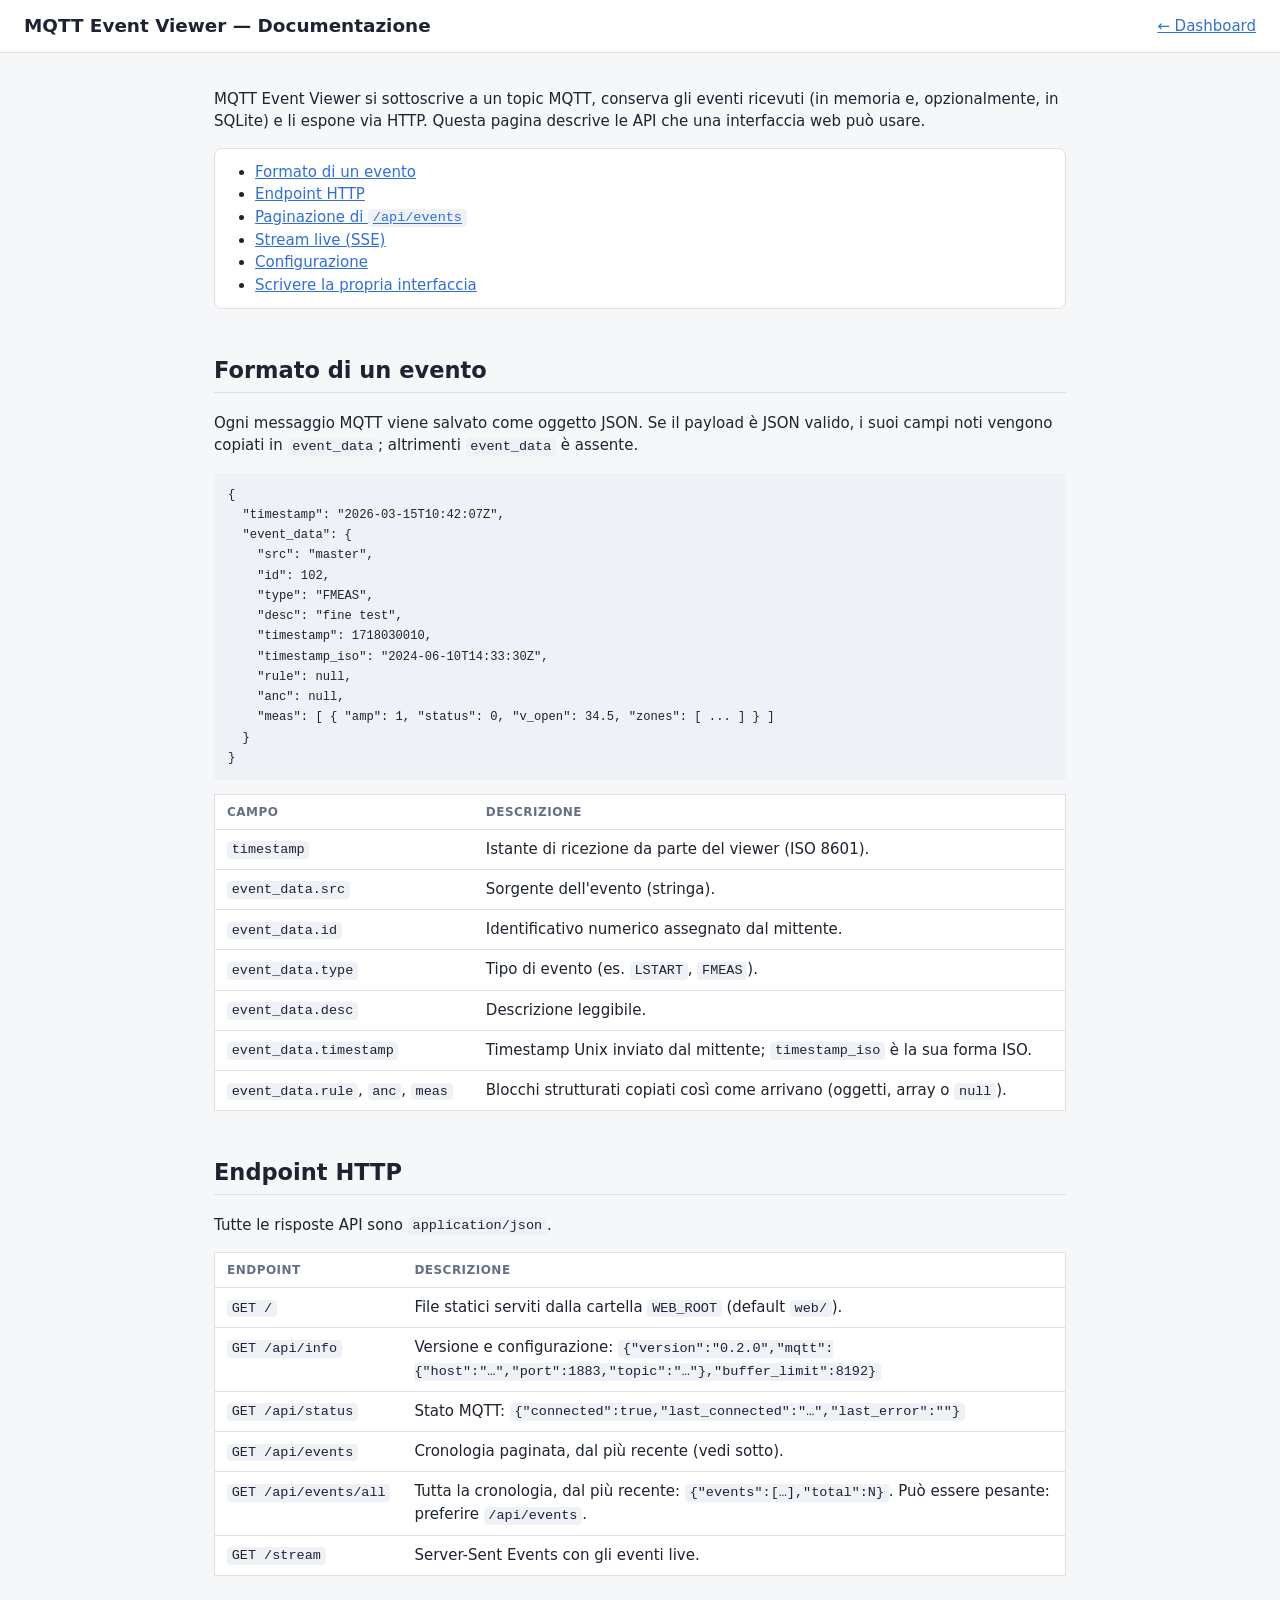
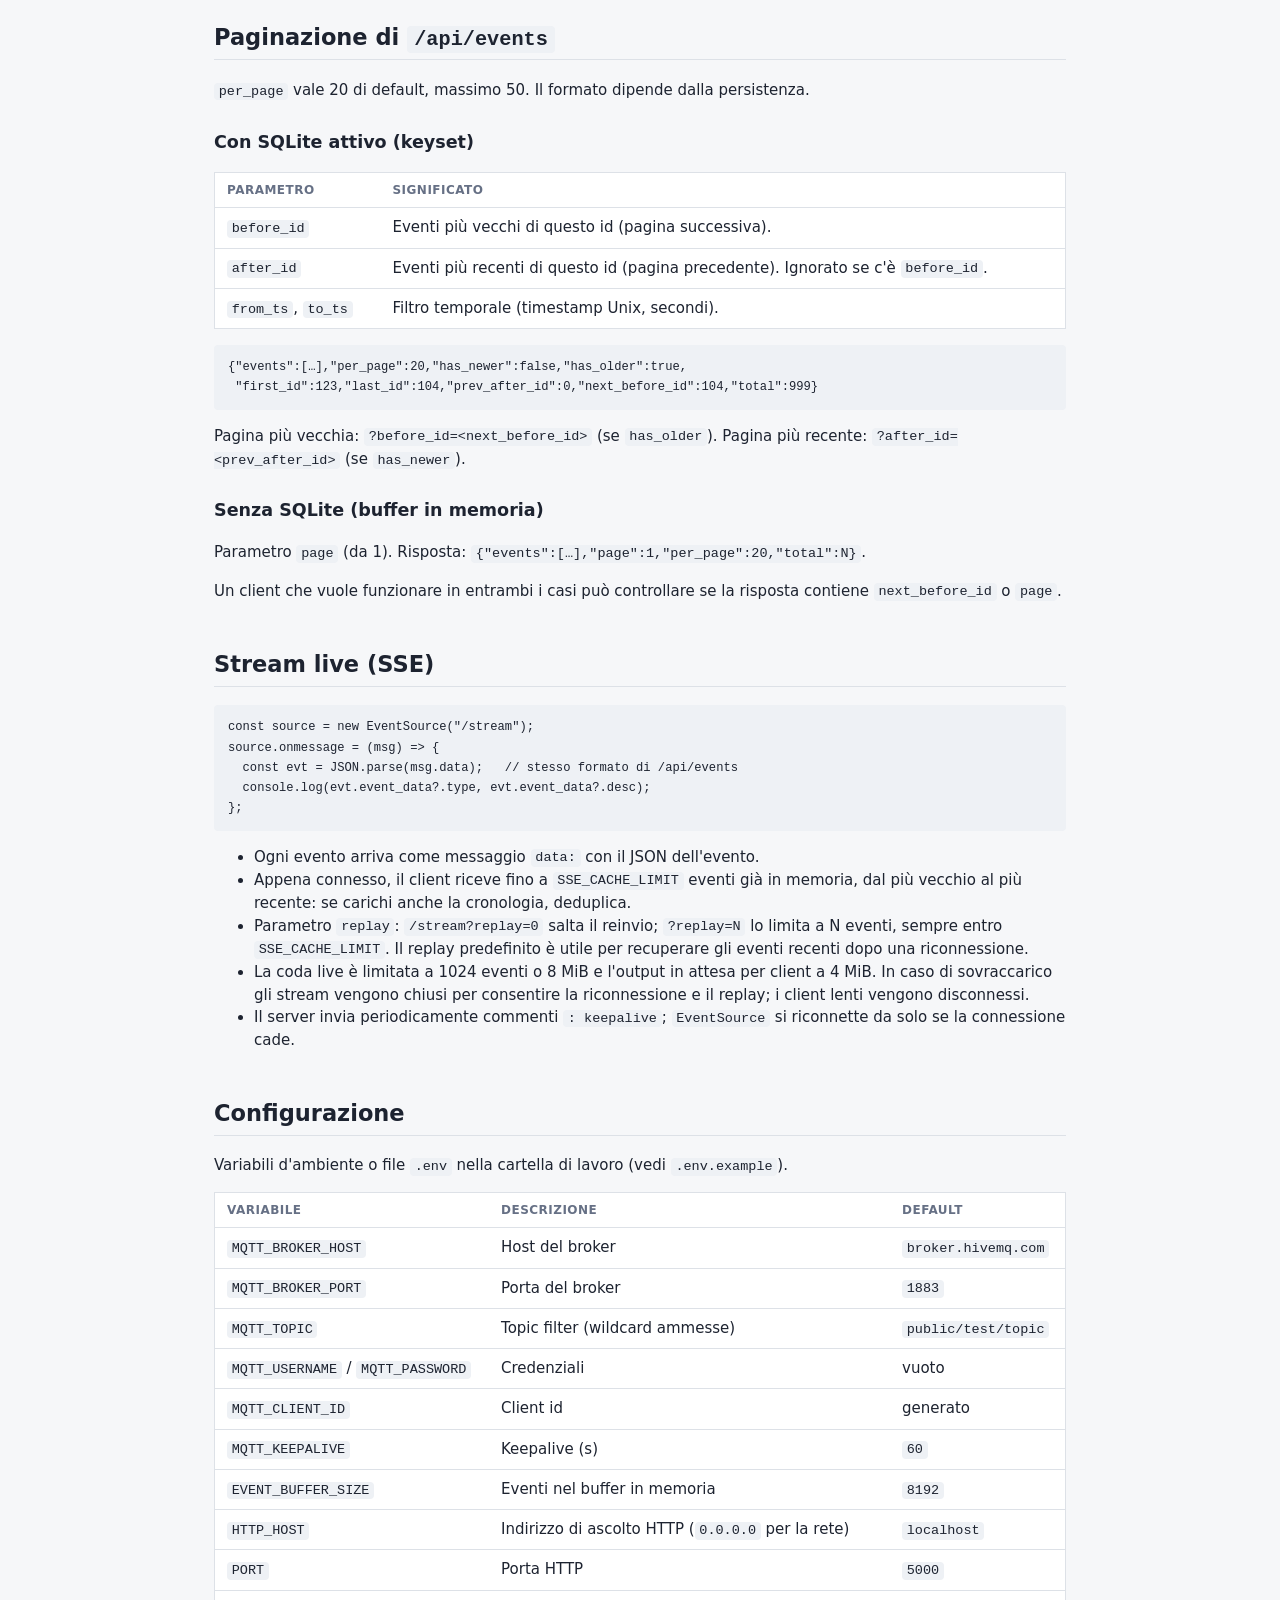
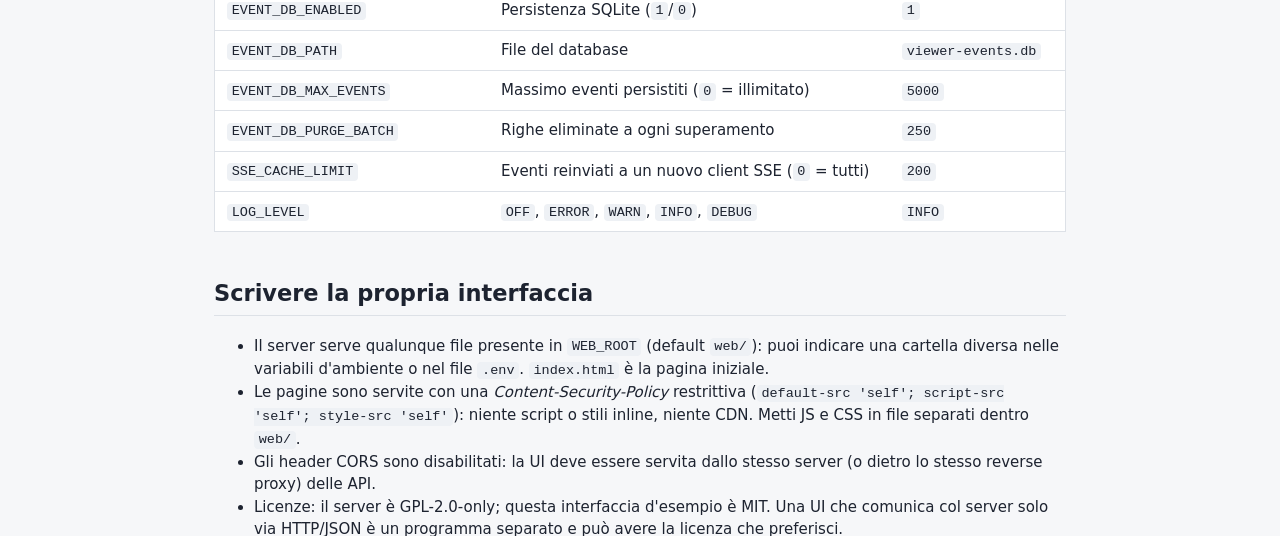
<file: web/docs.html>
<!DOCTYPE html>
<!-- SPDX-License-Identifier: MIT
     Copyright (C) 2025-2026 Olix -->
<html lang="it">
<head>
  <meta charset="utf-8">
  <meta name="viewport" content="width=device-width, initial-scale=1">
  <title>MQTT Event Viewer — API</title>
  <link rel="stylesheet" href="assets/example.css">
</head>
<body>
  <header class="topbar">
    <h1>MQTT Event Viewer — Documentazione</h1>
    <nav><a href="index.html">&larr; Dashboard</a></nav>
  </header>

  <main class="doc">
    <p>
      MQTT Event Viewer si sottoscrive a un topic MQTT, conserva gli eventi ricevuti (in memoria e,
      opzionalmente, in SQLite) e li espone via HTTP. Questa pagina descrive le API che una
      interfaccia web può usare.
    </p>

    <nav class="toc" aria-label="Indice">
      <ul>
        <li><a href="#evento">Formato di un evento</a></li>
        <li><a href="#api">Endpoint HTTP</a></li>
        <li><a href="#paginazione">Paginazione di <code>/api/events</code></a></li>
        <li><a href="#sse">Stream live (SSE)</a></li>
        <li><a href="#config">Configurazione</a></li>
        <li><a href="#ui">Scrivere la propria interfaccia</a></li>
      </ul>
    </nav>

    <h2 id="evento">Formato di un evento</h2>
    <p>
      Ogni messaggio MQTT viene salvato come oggetto JSON. Se il payload è JSON valido, i suoi campi
      noti vengono copiati in <code>event_data</code>; altrimenti <code>event_data</code> è assente.
    </p>
<pre><code>{
  "timestamp": "2026-03-15T10:42:07Z",
  "event_data": {
    "src": "master",
    "id": 102,
    "type": "FMEAS",
    "desc": "fine test",
    "timestamp": 1718030010,
    "timestamp_iso": "2024-06-10T14:33:30Z",
    "rule": null,
    "anc": null,
    "meas": [ { "amp": 1, "status": 0, "v_open": 34.5, "zones": [ ... ] } ]
  }
}</code></pre>
    <table>
      <thead><tr><th>Campo</th><th>Descrizione</th></tr></thead>
      <tbody>
        <tr><td><code>timestamp</code></td><td>Istante di ricezione da parte del viewer (ISO 8601).</td></tr>
        <tr><td><code>event_data.src</code></td><td>Sorgente dell'evento (stringa).</td></tr>
        <tr><td><code>event_data.id</code></td><td>Identificativo numerico assegnato dal mittente.</td></tr>
        <tr><td><code>event_data.type</code></td><td>Tipo di evento (es. <code>LSTART</code>, <code>FMEAS</code>).</td></tr>
        <tr><td><code>event_data.desc</code></td><td>Descrizione leggibile.</td></tr>
        <tr><td><code>event_data.timestamp</code></td><td>Timestamp Unix inviato dal mittente; <code>timestamp_iso</code> è la sua forma ISO.</td></tr>
        <tr><td><code>event_data.rule</code>, <code>anc</code>, <code>meas</code></td><td>Blocchi strutturati copiati così come arrivano (oggetti, array o <code>null</code>).</td></tr>
      </tbody>
    </table>

    <h2 id="api">Endpoint HTTP</h2>
    <p>Tutte le risposte API sono <code>application/json</code>.</p>
    <table>
      <thead><tr><th>Endpoint</th><th>Descrizione</th></tr></thead>
      <tbody>
        <tr><td><code>GET /</code></td><td>File statici serviti dalla cartella <code>WEB_ROOT</code> (default <code>web/</code>).</td></tr>
        <tr><td><code>GET /api/info</code></td><td>Versione e configurazione: <code>{"version":"0.2.0","mqtt":{"host":"…","port":1883,"topic":"…"},"buffer_limit":8192}</code></td></tr>
        <tr><td><code>GET /api/status</code></td><td>Stato MQTT: <code>{"connected":true,"last_connected":"…","last_error":""}</code></td></tr>
        <tr><td><code>GET /api/events</code></td><td>Cronologia paginata, dal più recente (vedi sotto).</td></tr>
        <tr><td><code>GET /api/events/all</code></td><td>Tutta la cronologia, dal più recente: <code>{"events":[…],"total":N}</code>. Può essere pesante: preferire <code>/api/events</code>.</td></tr>
        <tr><td><code>GET /stream</code></td><td>Server-Sent Events con gli eventi live.</td></tr>
      </tbody>
    </table>

    <h2 id="paginazione">Paginazione di <code>/api/events</code></h2>
    <p><code>per_page</code> vale 20 di default, massimo 50. Il formato dipende dalla persistenza.</p>

    <h3>Con SQLite attivo (keyset)</h3>
    <table>
      <thead><tr><th>Parametro</th><th>Significato</th></tr></thead>
      <tbody>
        <tr><td><code>before_id</code></td><td>Eventi più vecchi di questo id (pagina successiva).</td></tr>
        <tr><td><code>after_id</code></td><td>Eventi più recenti di questo id (pagina precedente). Ignorato se c'è <code>before_id</code>.</td></tr>
        <tr><td><code>from_ts</code>, <code>to_ts</code></td><td>Filtro temporale (timestamp Unix, secondi).</td></tr>
      </tbody>
    </table>
<pre><code>{"events":[…],"per_page":20,"has_newer":false,"has_older":true,
 "first_id":123,"last_id":104,"prev_after_id":0,"next_before_id":104,"total":999}</code></pre>
    <p>
      Pagina più vecchia: <code>?before_id=&lt;next_before_id&gt;</code> (se <code>has_older</code>).
      Pagina più recente: <code>?after_id=&lt;prev_after_id&gt;</code> (se <code>has_newer</code>).
    </p>

    <h3>Senza SQLite (buffer in memoria)</h3>
    <p>Parametro <code>page</code> (da 1). Risposta: <code>{"events":[…],"page":1,"per_page":20,"total":N}</code>.</p>
    <p>Un client che vuole funzionare in entrambi i casi può controllare se la risposta contiene <code>next_before_id</code> o <code>page</code>.</p>

    <h2 id="sse">Stream live (SSE)</h2>
<pre><code>const source = new EventSource("/stream");
source.onmessage = (msg) =&gt; {
  const evt = JSON.parse(msg.data);   // stesso formato di /api/events
  console.log(evt.event_data?.type, evt.event_data?.desc);
};</code></pre>
    <ul>
      <li>Ogni evento arriva come messaggio <code>data:</code> con il JSON dell'evento.</li>
      <li>Appena connesso, il client riceve fino a <code>SSE_CACHE_LIMIT</code> eventi già in memoria, dal più vecchio al più recente: se carichi anche la cronologia, deduplica.</li>
      <li>Parametro <code>replay</code>: <code>/stream?replay=0</code> salta il reinvio; <code>?replay=N</code> lo limita a N eventi, sempre entro <code>SSE_CACHE_LIMIT</code>. Il replay predefinito è utile per recuperare gli eventi recenti dopo una riconnessione.</li>
      <li>La coda live è limitata a 1024 eventi o 8 MiB e l'output in attesa per client a 4 MiB. In caso di sovraccarico gli stream vengono chiusi per consentire la riconnessione e il replay; i client lenti vengono disconnessi.</li>
      <li>Il server invia periodicamente commenti <code>: keepalive</code>; <code>EventSource</code> si riconnette da solo se la connessione cade.</li>
    </ul>

    <h2 id="config">Configurazione</h2>
    <p>Variabili d'ambiente o file <code>.env</code> nella cartella di lavoro (vedi <code>.env.example</code>).</p>
    <table>
      <thead><tr><th>Variabile</th><th>Descrizione</th><th>Default</th></tr></thead>
      <tbody>
        <tr><td><code>MQTT_BROKER_HOST</code></td><td>Host del broker</td><td><code>broker.hivemq.com</code></td></tr>
        <tr><td><code>MQTT_BROKER_PORT</code></td><td>Porta del broker</td><td><code>1883</code></td></tr>
        <tr><td><code>MQTT_TOPIC</code></td><td>Topic filter (wildcard ammesse)</td><td><code>public/test/topic</code></td></tr>
        <tr><td><code>MQTT_USERNAME</code> / <code>MQTT_PASSWORD</code></td><td>Credenziali</td><td>vuoto</td></tr>
        <tr><td><code>MQTT_CLIENT_ID</code></td><td>Client id</td><td>generato</td></tr>
        <tr><td><code>MQTT_KEEPALIVE</code></td><td>Keepalive (s)</td><td><code>60</code></td></tr>
        <tr><td><code>EVENT_BUFFER_SIZE</code></td><td>Eventi nel buffer in memoria</td><td><code>8192</code></td></tr>
        <tr><td><code>HTTP_HOST</code></td><td>Indirizzo di ascolto HTTP (<code>0.0.0.0</code> per la rete)</td><td><code>localhost</code></td></tr>
        <tr><td><code>PORT</code></td><td>Porta HTTP</td><td><code>5000</code></td></tr>
        <tr><td><code>EVENT_DB_ENABLED</code></td><td>Persistenza SQLite (<code>1</code>/<code>0</code>)</td><td><code>1</code></td></tr>
        <tr><td><code>EVENT_DB_PATH</code></td><td>File del database</td><td><code>viewer-events.db</code></td></tr>
        <tr><td><code>EVENT_DB_MAX_EVENTS</code></td><td>Massimo eventi persistiti (<code>0</code> = illimitato)</td><td><code>5000</code></td></tr>
        <tr><td><code>EVENT_DB_PURGE_BATCH</code></td><td>Righe eliminate a ogni superamento</td><td><code>250</code></td></tr>
        <tr><td><code>SSE_CACHE_LIMIT</code></td><td>Eventi reinviati a un nuovo client SSE (<code>0</code> = tutti)</td><td><code>200</code></td></tr>
        <tr><td><code>LOG_LEVEL</code></td><td><code>OFF</code>, <code>ERROR</code>, <code>WARN</code>, <code>INFO</code>, <code>DEBUG</code></td><td><code>INFO</code></td></tr>
      </tbody>
    </table>

    <h2 id="ui">Scrivere la propria interfaccia</h2>
    <ul>
      <li>Il server serve qualunque file presente in <code>WEB_ROOT</code> (default <code>web/</code>): puoi indicare una cartella diversa nelle variabili d'ambiente o nel file <code>.env</code>. <code>index.html</code> è la pagina iniziale.</li>
      <li>
        Le pagine sono servite con una <em>Content-Security-Policy</em> restrittiva
        (<code>default-src 'self'; script-src 'self'; style-src 'self'</code>):
        niente script o stili inline, niente CDN. Metti JS e CSS in file separati dentro <code>web/</code>.
      </li>
      <li>Gli header CORS sono disabilitati: la UI deve essere servita dallo stesso server (o dietro lo stesso reverse proxy) delle API.</li>
      <li>
        Licenze: il server è GPL-2.0-only; questa interfaccia d'esempio è MIT. Una UI che comunica col server
        solo via HTTP/JSON è un programma separato e può avere la licenza che preferisci.
      </li>
    </ul>
  </main>
</body>
</html>
</file>
<file: web/assets/example.css>
/* SPDX-License-Identifier: MIT
   Copyright (C) 2025-2026 Olix */
:root {
  --bg: #f6f7f9;
  --surface: #ffffff;
  --text: #1d2330;
  --muted: #667085;
  --border: #dde1e7;
  --accent: #2f6fdb;
  --ok-bg: #e3f5ea;
  --ok-fg: #1b7a43;
  --warn-bg: #fdf3dc;
  --warn-fg: #8a5a00;
  --err-bg: #fde7e7;
  --err-fg: #b42318;
  --code-bg: #eef1f5;
  --fresh: #fff8d6;
}

@media (prefers-color-scheme: dark) {
  :root {
    --bg: #12151b;
    --surface: #1b2029;
    --text: #e6e9ef;
    --muted: #98a2b3;
    --border: #2c3340;
    --accent: #7aa7ff;
    --ok-bg: #173826;
    --ok-fg: #7bdba1;
    --warn-bg: #3a2f12;
    --warn-fg: #f2c66d;
    --err-bg: #3d1a1a;
    --err-fg: #ff9b93;
    --code-bg: #232a35;
    --fresh: #3a3416;
  }
}

* { box-sizing: border-box; }

body {
  margin: 0;
  background: var(--bg);
  color: var(--text);
  font: 15px/1.5 system-ui, -apple-system, "Segoe UI", Roboto, sans-serif;
}

a { color: var(--accent); }

code, pre {
  font-family: ui-monospace, "Cascadia Code", Consolas, monospace;
  font-size: 0.9em;
  background: var(--code-bg);
  border-radius: 4px;
}
code { padding: 0.1em 0.35em; }
pre { padding: 12px 14px; overflow-x: auto; }
pre code { padding: 0; background: none; }

.topbar {
  display: flex;
  align-items: center;
  justify-content: space-between;
  gap: 16px;
  padding: 12px 24px;
  background: var(--surface);
  border-bottom: 1px solid var(--border);
}
.topbar h1 { margin: 0; font-size: 1.15rem; }

main, footer { max-width: 1100px; margin: 0 auto; padding: 20px 24px; }
footer { padding-top: 0; font-size: 0.9em; }

.muted { color: var(--muted); }

.status {
  display: grid;
  grid-template-columns: repeat(auto-fit, minmax(200px, 1fr));
  gap: 12px;
  margin-bottom: 24px;
}
.card {
  display: flex;
  flex-direction: column;
  gap: 4px;
  padding: 12px 14px;
  background: var(--surface);
  border: 1px solid var(--border);
  border-radius: 8px;
  min-width: 0;
}
.card .label { font-size: 0.8em; color: var(--muted); text-transform: uppercase; letter-spacing: 0.04em; }
.card .value { overflow-wrap: anywhere; }

.badge {
  align-self: flex-start;
  padding: 2px 10px;
  border-radius: 999px;
  font-size: 0.85em;
  font-weight: 600;
}
.badge-ok { background: var(--ok-bg); color: var(--ok-fg); }
.badge-warn, .badge-unknown { background: var(--warn-bg); color: var(--warn-fg); }
.badge-error { background: var(--err-bg); color: var(--err-fg); }

.table-head { display: flex; align-items: baseline; justify-content: space-between; }
.table-head h2 { margin: 0 0 8px; font-size: 1.05rem; }

.table-wrap {
  overflow-x: auto;
  background: var(--surface);
  border: 1px solid var(--border);
  border-radius: 8px;
}
table { width: 100%; border-collapse: collapse; }
th, td { padding: 8px 12px; text-align: left; border-bottom: 1px solid var(--border); vertical-align: top; }
th { font-size: 0.8em; color: var(--muted); text-transform: uppercase; letter-spacing: 0.04em; white-space: nowrap; }
tbody tr:last-child td { border-bottom: none; }
td:first-child { white-space: nowrap; font-variant-numeric: tabular-nums; }
tr.empty td { text-align: center; color: var(--muted); padding: 24px; }
tr.fresh { animation: fresh 2s ease-out; }
@keyframes fresh { from { background: var(--fresh); } to { background: transparent; } }

/* Pagina di documentazione */
.doc { max-width: 900px; }
.doc h2 { margin-top: 2em; padding-bottom: 4px; border-bottom: 1px solid var(--border); }
.doc h3 { margin-top: 1.5em; }
.doc table { background: var(--surface); border: 1px solid var(--border); margin: 8px 0 16px; }
.doc .toc { background: var(--surface); border: 1px solid var(--border); border-radius: 8px; padding: 12px 20px; }
.doc .toc ul { margin: 0; padding-left: 20px; }

@media (max-width: 600px) {
  .topbar, main, footer { padding-left: 16px; padding-right: 16px; }
}
</file>
